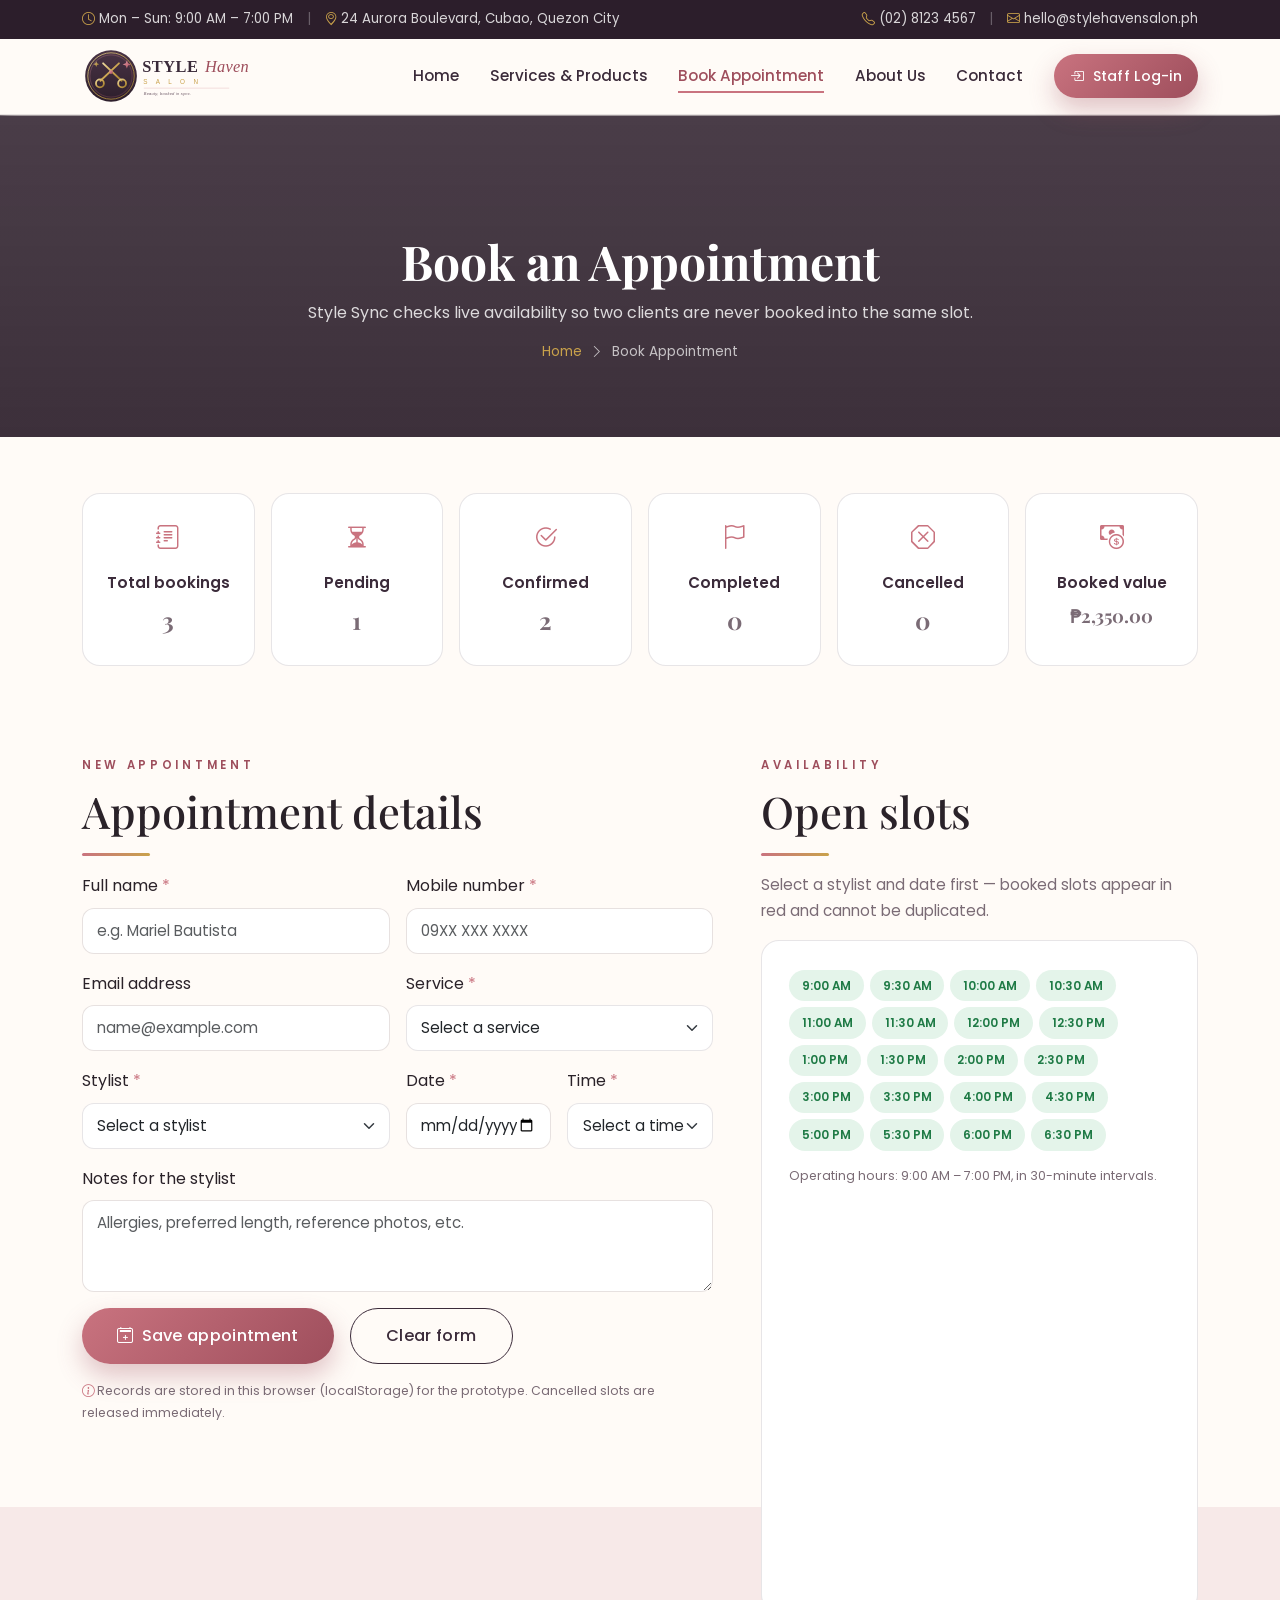
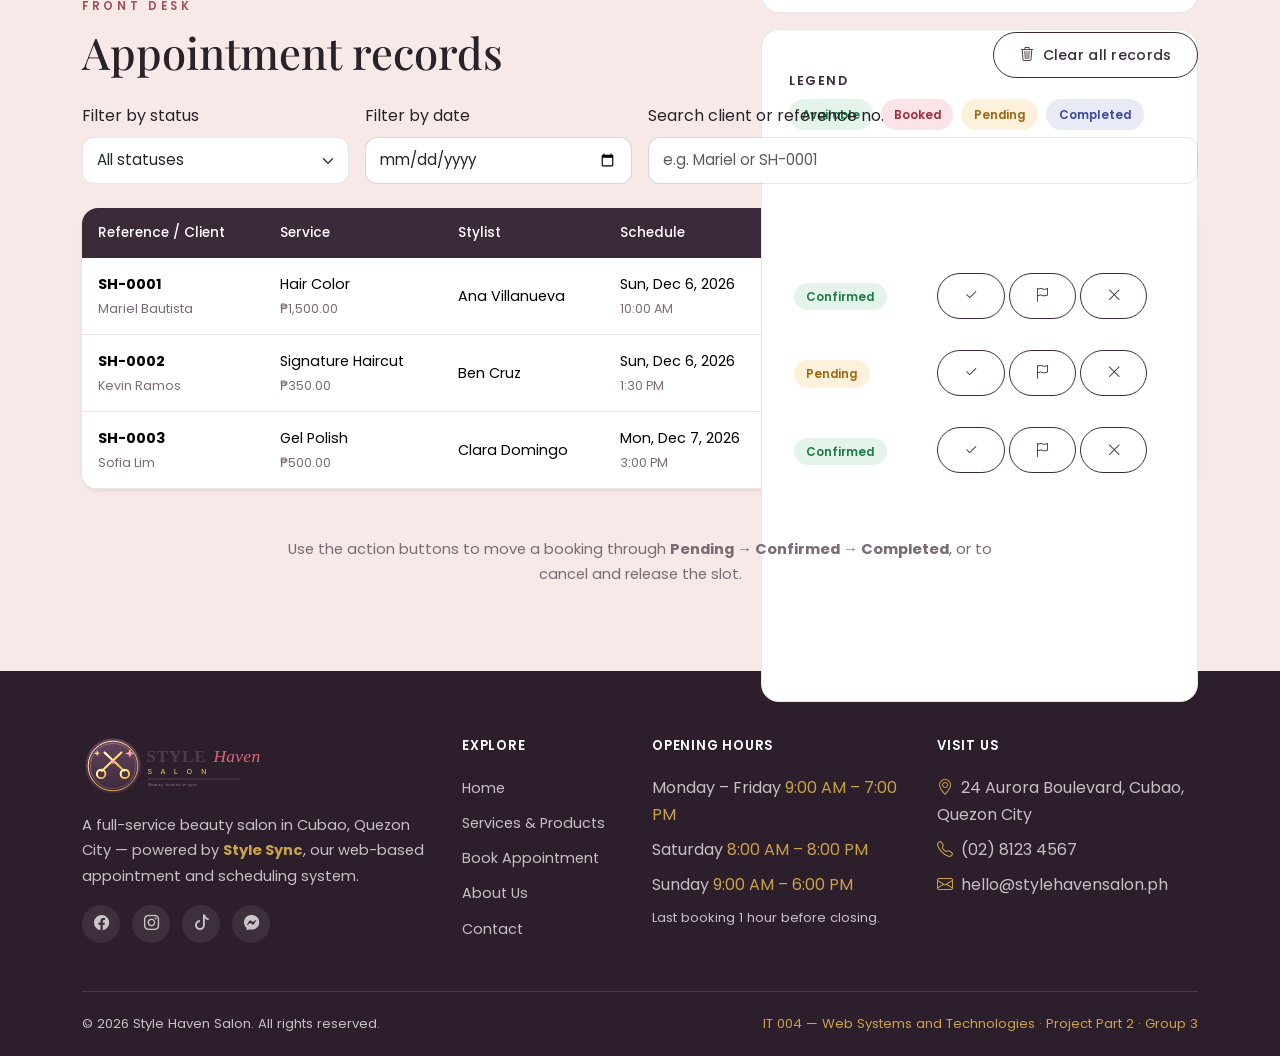
<file: appointments.html>
<!DOCTYPE html>
<html lang="en">
<head>
  <meta charset="utf-8">
  <meta name="viewport" content="width=device-width, initial-scale=1">
  <meta name="description" content="Book and manage appointments at Style Haven Salon with Style Sync — real-time slot availability and conflict-free scheduling.">
  <meta name="author" content="Group 3 — IT 004 Web Systems and Technologies">
  <title>Book an Appointment | Style Sync — Style Haven Salon</title>
  <link rel="icon" type="image/png" href="assets/favicon.png">
  <link rel="preconnect" href="https://fonts.googleapis.com">
  <link rel="preconnect" href="https://fonts.gstatic.com" crossorigin>
  <link href="https://fonts.googleapis.com/css2?family=Playfair+Display:ital,wght@0,400;0,600;0,700;1,400&family=Poppins:wght@300;400;500;600&display=swap" rel="stylesheet">
  <link href="https://cdn.jsdelivr.net/npm/bootstrap@5.3.3/dist/css/bootstrap.min.css" rel="stylesheet">
  <link href="https://cdn.jsdelivr.net/npm/bootstrap-icons@1.11.3/font/bootstrap-icons.min.css" rel="stylesheet">
  <link href="css/style.css" rel="stylesheet">
</head>
<body>

  <div class="topbar d-none d-lg-block">
    <div class="container d-flex justify-content-between align-items-center">
      <div><i class="bi bi-clock text-gold"></i> Mon – Sun: 9:00 AM – 7:00 PM <span class="sep">|</span> <i class="bi bi-geo-alt text-gold"></i> 24 Aurora Boulevard, Cubao, Quezon City</div>
      <div><i class="bi bi-telephone text-gold"></i> (02) 8123 4567 <span class="sep">|</span> <a href="mailto:hello@stylehavensalon.ph"><i class="bi bi-envelope text-gold"></i> hello@stylehavensalon.ph</a></div>
    </div>
  </div>

  <nav class="navbar navbar-expand-lg navbar-sh sticky-top">
    <div class="container">
      <a class="navbar-brand d-flex align-items-center" href="index.html"><img src="assets/logo.svg" alt="Style Haven Salon logo" class="brand-logo"></a>
      <button class="navbar-toggler" type="button" data-bs-toggle="collapse" data-bs-target="#mainNav" aria-label="Toggle navigation"><i class="bi bi-list"></i></button>
      <div class="collapse navbar-collapse" id="mainNav">
        <ul class="navbar-nav ms-auto align-items-lg-center">
          <li class="nav-item"><a class="nav-link" href="index.html">Home</a></li>
          <li class="nav-item"><a class="nav-link" href="services.html">Services &amp; Products</a></li>
          <li class="nav-item"><a class="nav-link" href="appointments.html">Book Appointment</a></li>
          <li class="nav-item"><a class="nav-link" href="about.html">About Us</a></li>
          <li class="nav-item"><a class="nav-link" href="contact.html">Contact</a></li>
          <li class="nav-item ms-lg-3 mt-2 mt-lg-0"><a class="btn btn-rose btn-sm px-3" href="login.html"><i class="bi bi-box-arrow-in-right me-1"></i> Staff Log-in</a></li>
        </ul>
      </div>
    </div>
  </nav>

  <header class="page-header">
    <div class="container">
      <h1>Book an Appointment</h1>
      <p>Style Sync checks live availability so two clients are never booked into the same slot.</p>
      <div class="breadcrumb-sh"><a href="index.html">Home</a> <i class="bi bi-chevron-right mx-1"></i> Book Appointment</div>
    </div>
  </header>

  <!-- ============================== STATS =============================== -->
  <div class="section-sm pb-0">
    <div class="container">
      <div class="row g-3">
        <div class="col-6 col-lg-2"><div class="info-tile text-center"><i class="bi bi-journal-text"></i><div class="info-tile-title">Total bookings</div><p class="price-tag" style="font-size:1.5rem" data-stat="total">0</p></div></div>
        <div class="col-6 col-lg-2"><div class="info-tile text-center"><i class="bi bi-hourglass-split"></i><div class="info-tile-title">Pending</div><p class="price-tag" style="font-size:1.5rem" data-stat="Pending">0</p></div></div>
        <div class="col-6 col-lg-2"><div class="info-tile text-center"><i class="bi bi-check2-circle"></i><div class="info-tile-title">Confirmed</div><p class="price-tag" style="font-size:1.5rem" data-stat="Confirmed">0</p></div></div>
        <div class="col-6 col-lg-2"><div class="info-tile text-center"><i class="bi bi-flag"></i><div class="info-tile-title">Completed</div><p class="price-tag" style="font-size:1.5rem" data-stat="Completed">0</p></div></div>
        <div class="col-6 col-lg-2"><div class="info-tile text-center"><i class="bi bi-x-octagon"></i><div class="info-tile-title">Cancelled</div><p class="price-tag" style="font-size:1.5rem" data-stat="Cancelled">0</p></div></div>
        <div class="col-6 col-lg-2"><div class="info-tile text-center"><i class="bi bi-cash-coin"></i><div class="info-tile-title">Booked value</div><p class="price-tag" style="font-size:1.15rem" data-stat="revenue">₱0.00</p></div></div>
      </div>
    </div>
  </div>

  <!-- ============================ BOOKING FORM ========================== -->
  <section class="section">
    <div class="container">
      <div class="row g-5">
        <div class="col-lg-7 reveal">
          <span class="section-kicker">New appointment</span>
          <h2 class="section-title h3">Appointment details</h2>
          <div class="divider-rose start"></div>

          <div id="apptAlert" class="alert d-none mt-3" role="alert"></div>

          <form id="appointmentForm" class="needs-validation mt-3" novalidate>
            <div class="row g-3">
              <div class="col-md-6">
                <label class="form-label" for="apptName">Full name <span class="text-rose">*</span></label>
                <input type="text" class="form-control" id="apptName" placeholder="e.g. Mariel Bautista" required>
                <div class="invalid-feedback">Please enter the client's full name.</div>
              </div>
              <div class="col-md-6">
                <label class="form-label" for="apptContact">Mobile number <span class="text-rose">*</span></label>
                <input type="tel" class="form-control" id="apptContact" placeholder="09XX XXX XXXX"
                       pattern="[0-9+\s\-()]{7,20}" required>
                <div class="invalid-feedback">Enter a valid contact number.</div>
              </div>
              <div class="col-md-6">
                <label class="form-label" for="apptEmail">Email address</label>
                <input type="email" class="form-control" id="apptEmail" placeholder="name@example.com">
                <div class="invalid-feedback">Enter a valid email address.</div>
              </div>
              <div class="col-md-6">
                <label class="form-label" for="apptService">Service <span class="text-rose">*</span></label>
                <select class="form-select" id="apptService" required>
                  <option value="">Select a service</option>
                </select>
                <div class="invalid-feedback">Please choose a service.</div>
              </div>
              <div class="col-md-6">
                <label class="form-label" for="apptStylist">Stylist <span class="text-rose">*</span></label>
                <select class="form-select" id="apptStylist" required>
                  <option value="">Select a stylist</option>
                </select>
                <div class="invalid-feedback">Please choose a stylist.</div>
              </div>
              <div class="col-md-3">
                <label class="form-label" for="apptDate">Date <span class="text-rose">*</span></label>
                <input type="date" class="form-control" id="apptDate" required>
                <div class="invalid-feedback">Pick a date.</div>
              </div>
              <div class="col-md-3">
                <label class="form-label" for="apptTime">Time <span class="text-rose">*</span></label>
                <select class="form-select" id="apptTime" required>
                  <option value="">Select a time</option>
                </select>
                <div class="invalid-feedback">Pick a time.</div>
              </div>
              <div class="col-12">
                <label class="form-label" for="apptNotes">Notes for the stylist</label>
                <textarea class="form-control" id="apptNotes" rows="3" placeholder="Allergies, preferred length, reference photos, etc."></textarea>
              </div>
              <div class="col-12 d-flex flex-wrap gap-3">
                <button type="submit" class="btn btn-rose btn-lg-sh"><i class="bi bi-calendar2-plus me-2"></i>Save appointment</button>
                <button type="reset" class="btn btn-outline-plum btn-lg-sh">Clear form</button>
              </div>
              <div class="col-12">
                <p class="form-note mb-0">
                  <i class="bi bi-info-circle text-rose"></i>
                  Records are stored in this browser (localStorage) for the prototype. Cancelled slots are released immediately.
                </p>
              </div>
            </div>
          </form>
        </div>

        <div class="col-lg-5 reveal">
          <span class="section-kicker">Availability</span>
          <h2 class="section-title h3">Open slots</h2>
          <div class="divider-rose start"></div>
          <p class="lead-sh mt-3" style="font-size:0.95rem;">
            Select a stylist and date first — booked slots appear in red and cannot be duplicated.
          </p>
          <div class="menu-panel mt-3">
            <div id="slotsPanel" class="mb-2">
              <span class="badge-soft badge-confirmed">9:00 AM</span>
            </div>
            <p class="form-note mb-0">
              Operating hours: 9:00 AM – 7:00 PM, in 30-minute intervals.
            </p>
          </div>

          <div class="menu-panel mt-3">
            <div class="info-tile-title text-uppercase" style="font-size:0.78rem;letter-spacing:0.12em;">Legend</div>
            <div class="d-flex flex-wrap gap-2 mt-2">
              <span class="badge-soft badge-confirmed">Available</span>
              <span class="badge-soft badge-cancelled">Booked</span>
              <span class="badge-soft badge-pending">Pending</span>
              <span class="badge-soft badge-done">Completed</span>
            </div>
          </div>
        </div>
      </div>
    </div>
  </section>

  <!-- ========================= APPOINTMENT LIST ========================= -->
  <section class="section bg-blush" id="records">
    <div class="container">
      <div class="d-flex flex-wrap justify-content-between align-items-end gap-3 mb-4">
        <div>
          <span class="section-kicker">Front desk</span>
          <h2 class="section-title h3 mb-0">Appointment records</h2>
        </div>
        <button class="btn btn-outline-plum btn-sm" id="clearAllBtn"><i class="bi bi-trash3 me-1"></i> Clear all records</button>
      </div>

      <div class="row g-3 mb-4">
        <div class="col-md-3">
          <label class="form-label" for="filterStatus">Filter by status</label>
          <select class="form-select" id="filterStatus">
            <option value="all">All statuses</option>
            <option value="Pending">Pending</option>
            <option value="Confirmed">Confirmed</option>
            <option value="Completed">Completed</option>
            <option value="Cancelled">Cancelled</option>
          </select>
        </div>
        <div class="col-md-3">
          <label class="form-label" for="filterDate">Filter by date</label>
          <input type="date" class="form-control" id="filterDate">
        </div>
        <div class="col-md-6">
          <label class="form-label" for="filterSearch">Search client or reference no.</label>
          <input type="search" class="form-control" id="filterSearch" placeholder="e.g. Mariel or SH-0001">
        </div>
      </div>

      <div class="table-responsive bg-white rounded-4 shadow-sm">
        <table class="table table-sh align-middle mb-0">
          <thead>
            <tr>
              <th>Reference / Client</th>
              <th>Service</th>
              <th>Stylist</th>
              <th>Schedule</th>
              <th>Status</th>
              <th>Actions</th>
            </tr>
          </thead>
          <tbody id="appointmentsBody"></tbody>
        </table>
      </div>
      <p id="appointmentsEmpty" class="text-center text-muted-sh mt-4 d-none">
        <i class="bi bi-inbox me-1"></i> No appointments match your filters yet.
      </p>

      <div class="row mt-5">
        <div class="col-lg-8 mx-auto text-center">
          <p class="lead-sh mb-0" style="font-size:0.92rem;">
            Use the action buttons to move a booking through <strong>Pending → Confirmed → Completed</strong>,
            or to cancel and release the slot.
          </p>
        </div>
      </div>
    </div>
  </section>

  <footer class="footer" id="footer">
    <div class="container">
      <div class="row g-4">
        <div class="col-lg-4">
          <img src="assets/logo.svg" alt="Style Haven Salon" class="brand-logo mb-3">
          <p style="font-size:0.92rem;">A full-service beauty salon in Cubao, Quezon City — powered by <strong class="text-gold">Style Sync</strong>, our web-based appointment and scheduling system.</p>
          <div class="social mt-3">
            <a href="#" aria-label="Facebook"><i class="bi bi-facebook"></i></a>
            <a href="#" aria-label="Instagram"><i class="bi bi-instagram"></i></a>
            <a href="#" aria-label="TikTok"><i class="bi bi-tiktok"></i></a>
            <a href="#" aria-label="Messenger"><i class="bi bi-messenger"></i></a>
          </div>
        </div>
        <div class="col-6 col-lg-2">
          <div class="footer-title">Explore</div>
          <ul>
            <li><a href="index.html">Home</a></li>
            <li><a href="services.html">Services &amp; Products</a></li>
            <li><a href="appointments.html">Book Appointment</a></li>
            <li><a href="about.html">About Us</a></li>
            <li><a href="contact.html">Contact</a></li>
          </ul>
        </div>
        <div class="col-6 col-lg-3">
          <div class="footer-title">Opening hours</div>
          <ul>
            <li>Monday – Friday <span class="text-gold">9:00 AM – 7:00 PM</span></li>
            <li>Saturday <span class="text-gold">8:00 AM – 8:00 PM</span></li>
            <li>Sunday <span class="text-gold">9:00 AM – 6:00 PM</span></li>
            <li class="mt-2" style="font-size:0.82rem;">Last booking 1 hour before closing.</li>
          </ul>
        </div>
        <div class="col-lg-3">
          <div class="footer-title">Visit us</div>
          <ul>
            <li><i class="bi bi-geo-alt text-gold me-2"></i>24 Aurora Boulevard, Cubao, Quezon City</li>
            <li><i class="bi bi-telephone text-gold me-2"></i>(02) 8123 4567</li>
            <li><i class="bi bi-envelope text-gold me-2"></i>hello@stylehavensalon.ph</li>
          </ul>
        </div>
      </div>
      <div class="footer-bottom d-flex flex-column flex-md-row justify-content-between align-items-center gap-2">
        <span>&copy; <span class="js-year">2026</span> Style Haven Salon. All rights reserved.</span>
        <span class="team-tag">IT 004 — Web Systems and Technologies · Project Part 2 · Group 3</span>
      </div>
    </div>
  </footer>

  <button class="to-top" type="button" aria-label="Back to top"><i class="bi bi-arrow-up"></i></button>

  <script src="https://code.jquery.com/jquery-3.7.1.min.js"></script>
  <script src="https://cdn.jsdelivr.net/npm/bootstrap@5.3.3/dist/js/bootstrap.bundle.min.js"></script>
  <script src="js/booking.js"></script>
  <script src="js/main.js"></script>
</body>
</html>
</file>
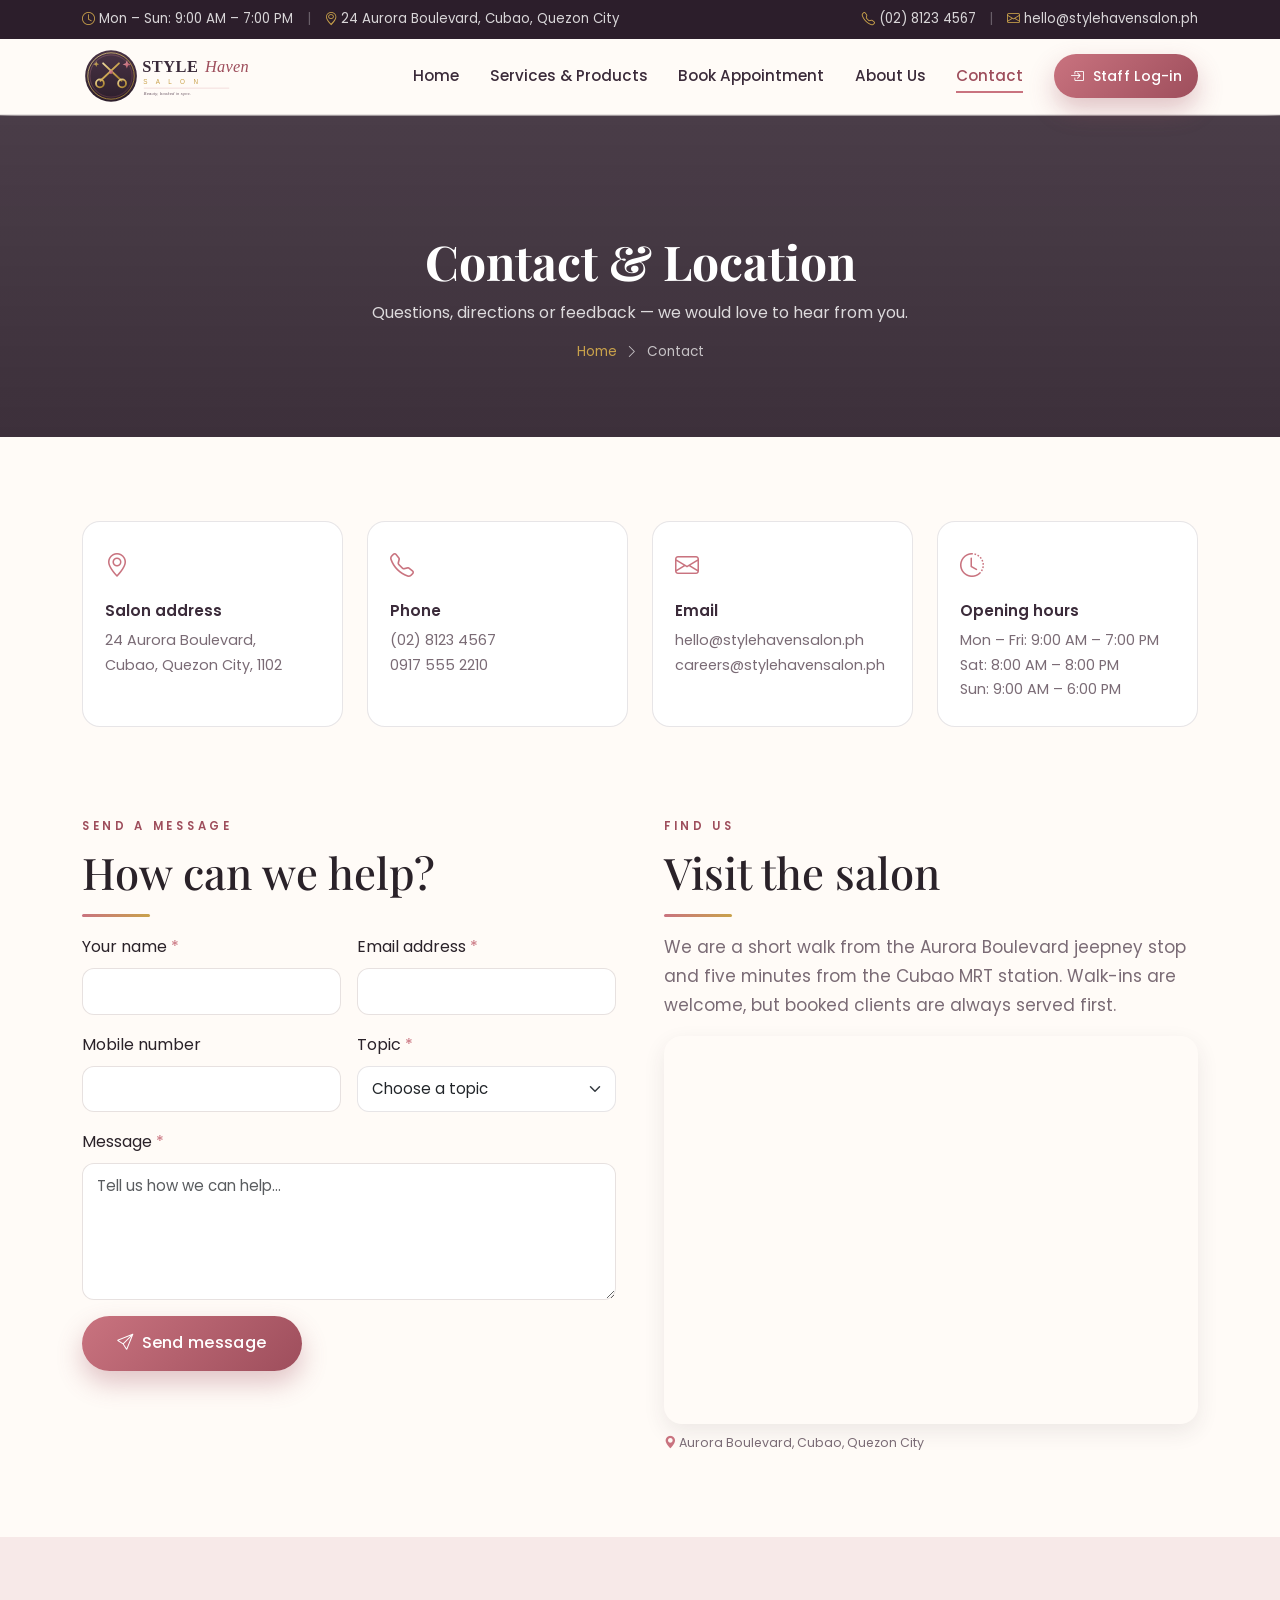
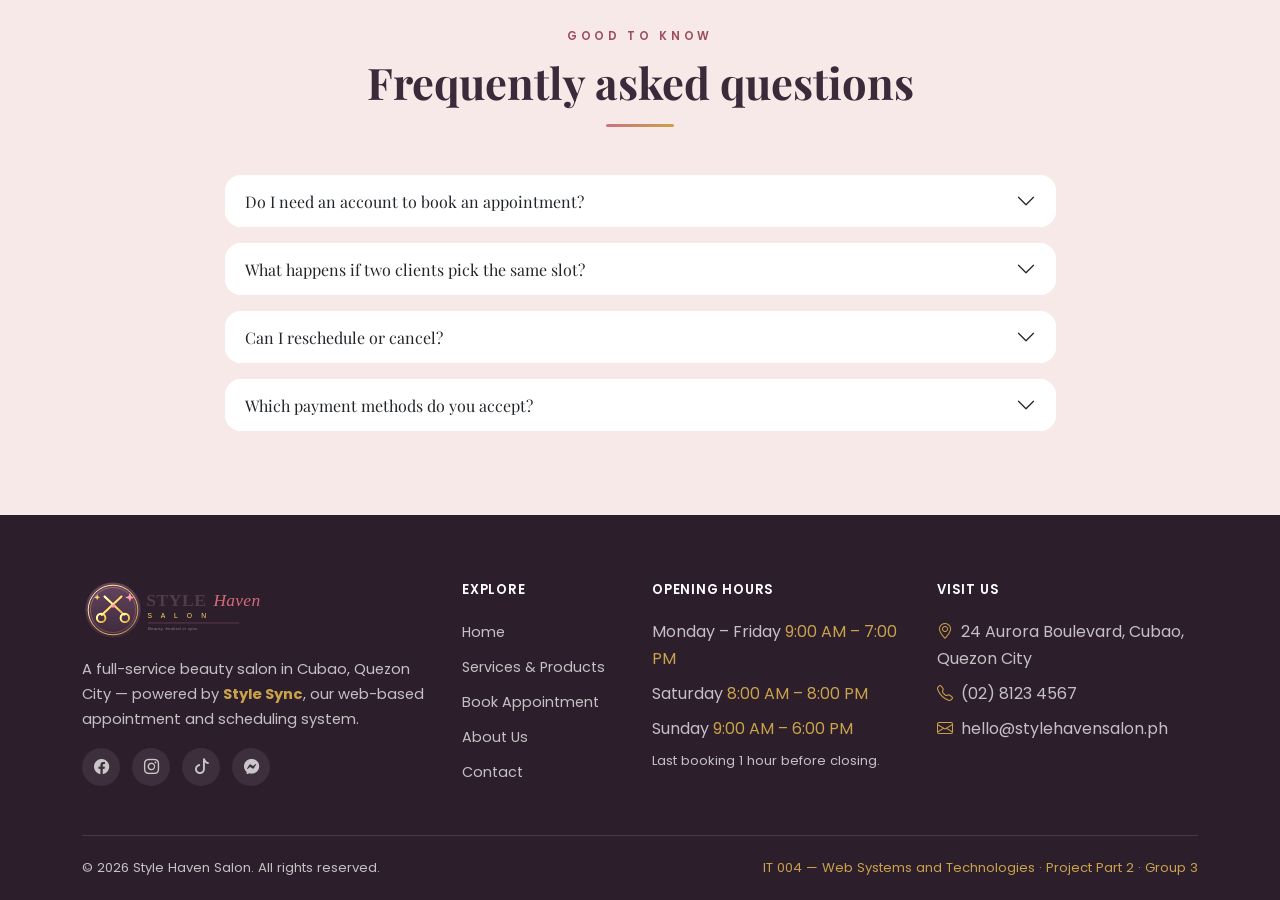
<file: contact.html>
<!DOCTYPE html>
<html lang="en">
<head>
  <meta charset="utf-8">
  <meta name="viewport" content="width=device-width, initial-scale=1">
  <meta name="description" content="Visit or contact Style Haven Salon in Cubao, Quezon City — address, phone, email, opening hours and directions.">
  <meta name="author" content="Group 3 — IT 004 Web Systems and Technologies">
  <title>Contact Us | Style Haven Salon</title>
  <link rel="icon" type="image/png" href="assets/favicon.png">
  <link rel="preconnect" href="https://fonts.googleapis.com">
  <link rel="preconnect" href="https://fonts.gstatic.com" crossorigin>
  <link href="https://fonts.googleapis.com/css2?family=Playfair+Display:ital,wght@0,400;0,600;0,700;1,400&family=Poppins:wght@300;400;500;600&display=swap" rel="stylesheet">
  <link href="https://cdn.jsdelivr.net/npm/bootstrap@5.3.3/dist/css/bootstrap.min.css" rel="stylesheet">
  <link href="https://cdn.jsdelivr.net/npm/bootstrap-icons@1.11.3/font/bootstrap-icons.min.css" rel="stylesheet">
  <link href="css/style.css" rel="stylesheet">
</head>
<body>

  <div class="topbar d-none d-lg-block">
    <div class="container d-flex justify-content-between align-items-center">
      <div><i class="bi bi-clock text-gold"></i> Mon – Sun: 9:00 AM – 7:00 PM <span class="sep">|</span> <i class="bi bi-geo-alt text-gold"></i> 24 Aurora Boulevard, Cubao, Quezon City</div>
      <div><i class="bi bi-telephone text-gold"></i> (02) 8123 4567 <span class="sep">|</span> <a href="mailto:hello@stylehavensalon.ph"><i class="bi bi-envelope text-gold"></i> hello@stylehavensalon.ph</a></div>
    </div>
  </div>

  <nav class="navbar navbar-expand-lg navbar-sh sticky-top">
    <div class="container">
      <a class="navbar-brand d-flex align-items-center" href="index.html"><img src="assets/logo.svg" alt="Style Haven Salon logo" class="brand-logo"></a>
      <button class="navbar-toggler" type="button" data-bs-toggle="collapse" data-bs-target="#mainNav" aria-label="Toggle navigation"><i class="bi bi-list"></i></button>
      <div class="collapse navbar-collapse" id="mainNav">
        <ul class="navbar-nav ms-auto align-items-lg-center">
          <li class="nav-item"><a class="nav-link" href="index.html">Home</a></li>
          <li class="nav-item"><a class="nav-link" href="services.html">Services &amp; Products</a></li>
          <li class="nav-item"><a class="nav-link" href="appointments.html">Book Appointment</a></li>
          <li class="nav-item"><a class="nav-link" href="about.html">About Us</a></li>
          <li class="nav-item"><a class="nav-link" href="contact.html">Contact</a></li>
          <li class="nav-item ms-lg-3 mt-2 mt-lg-0"><a class="btn btn-rose btn-sm px-3" href="login.html"><i class="bi bi-box-arrow-in-right me-1"></i> Staff Log-in</a></li>
        </ul>
      </div>
    </div>
  </nav>

  <header class="page-header">
    <div class="container">
      <h1>Contact &amp; Location</h1>
      <p>Questions, directions or feedback — we would love to hear from you.</p>
      <div class="breadcrumb-sh"><a href="index.html">Home</a> <i class="bi bi-chevron-right mx-1"></i> Contact</div>
    </div>
  </header>

  <!-- =========================== CONTACT TILES ========================== -->
  <div class="section">
    <div class="container">
      <div class="row g-4">
        <div class="col-sm-6 col-lg-3 reveal"><div class="info-tile"><i class="bi bi-geo-alt"></i><div class="info-tile-title">Salon address</div><p>24 Aurora Boulevard,<br>Cubao, Quezon City, 1102</p></div></div>
        <div class="col-sm-6 col-lg-3 reveal"><div class="info-tile"><i class="bi bi-telephone"></i><div class="info-tile-title">Phone</div><p><a href="tel:+63281234567">(02) 8123 4567</a><br><a href="tel:+639175552210">0917 555 2210</a></p></div></div>
        <div class="col-sm-6 col-lg-3 reveal"><div class="info-tile"><i class="bi bi-envelope"></i><div class="info-tile-title">Email</div><p><a href="mailto:hello@stylehavensalon.ph">hello@stylehavensalon.ph</a><br><a href="mailto:careers@stylehavensalon.ph">careers@stylehavensalon.ph</a></p></div></div>
        <div class="col-sm-6 col-lg-3 reveal"><div class="info-tile"><i class="bi bi-clock-history"></i><div class="info-tile-title">Opening hours</div><p>Mon – Fri: 9:00 AM – 7:00 PM<br>Sat: 8:00 AM – 8:00 PM<br>Sun: 9:00 AM – 6:00 PM</p></div></div>
      </div>
    </div>
  </div>

  <!-- ============================ FORM + MAP ============================ -->
  <section class="section pt-0">
    <div class="container">
      <div class="row g-5">
        <div class="col-lg-6 reveal">
          <span class="section-kicker">Send a message</span>
          <h2 class="section-title h3">How can we help?</h2>
          <div class="divider-rose start"></div>

          <div class="alert alert-success d-none js-form-success mt-3" role="alert">
            <i class="bi bi-check-circle me-2"></i>Thank you! Your message has been recorded. Our front desk will reply within one business day.
          </div>

          <form class="needs-validation mt-3" novalidate>
            <div class="row g-3">
              <div class="col-md-6">
                <label class="form-label" for="cName">Your name <span class="text-rose">*</span></label>
                <input type="text" class="form-control" id="cName" required>
                <div class="invalid-feedback">Please tell us your name.</div>
              </div>
              <div class="col-md-6">
                <label class="form-label" for="cEmail">Email address <span class="text-rose">*</span></label>
                <input type="email" class="form-control" id="cEmail" required>
                <div class="invalid-feedback">Please enter a valid email.</div>
              </div>
              <div class="col-md-6">
                <label class="form-label" for="cPhone">Mobile number</label>
                <input type="tel" class="form-control" id="cPhone" pattern="[0-9+\s\-()]{7,20}">
                <div class="invalid-feedback">Enter a valid contact number.</div>
              </div>
              <div class="col-md-6">
                <label class="form-label" for="cTopic">Topic <span class="text-rose">*</span></label>
                <select class="form-select" id="cTopic" required>
                  <option value="">Choose a topic</option>
                  <option>Appointment concern</option>
                  <option>Service inquiry</option>
                  <option>Product availability</option>
                  <option>Feedback or complaint</option>
                  <option>Careers</option>
                </select>
                <div class="invalid-feedback">Please choose a topic.</div>
              </div>
              <div class="col-12">
                <label class="form-label" for="cMessage">Message <span class="text-rose">*</span></label>
                <textarea class="form-control" id="cMessage" rows="5" required placeholder="Tell us how we can help…"></textarea>
                <div class="invalid-feedback">Please write a short message.</div>
              </div>
              <div class="col-12">
                <button type="submit" class="btn btn-rose btn-lg-sh"><i class="bi bi-send me-2"></i>Send message</button>
              </div>
            </div>
          </form>
        </div>

        <div class="col-lg-6 reveal">
          <span class="section-kicker">Find us</span>
          <h2 class="section-title h3">Visit the salon</h2>
          <div class="divider-rose start"></div>
          <p class="lead-sh mt-3">
            We are a short walk from the Aurora Boulevard jeepney stop and five minutes from the Cubao MRT station.
            Walk-ins are welcome, but booked clients are always served first.
          </p>
          <div class="ratio-sh">
            <iframe title="Map of Style Haven Salon"
                    src="https://www.openstreetmap.org/export/embed.html?bbox=121.0360%2C14.6190%2C121.0560%2C14.6320&amp;layer=mapnik"
                    style="width:100%;height:380px;border:0;"></iframe>
          </div>
          <p class="form-note mt-2 mb-0"><i class="bi bi-geo-alt-fill text-rose"></i> Aurora Boulevard, Cubao, Quezon City</p>
        </div>
      </div>
    </div>
  </section>

  <!-- ================================ FAQ =============================== -->
  <section class="section bg-blush" id="faq">
    <div class="container">
      <div class="text-center mb-5 reveal">
        <span class="section-kicker">Good to know</span>
        <h2 class="section-title">Frequently asked questions</h2>
        <div class="divider-rose"></div>
      </div>
      <div class="row justify-content-center">
        <div class="col-lg-9 reveal">
          <div class="accordion" id="faqAccordion">
            <div class="accordion-item mb-3 border-0 rounded-4 overflow-hidden">
              <h2 class="accordion-header">
                <button class="accordion-button collapsed" type="button" data-bs-toggle="collapse" data-bs-target="#faq1">
                  Do I need an account to book an appointment?
                </button>
              </h2>
              <div id="faq1" class="accordion-collapse collapse" data-bs-parent="#faqAccordion">
                <div class="accordion-body">No. Just choose a service, date and stylist on the booking page. Style Sync issues a reference number you can give at the counter.</div>
              </div>
            </div>
            <div class="accordion-item mb-3 border-0 rounded-4 overflow-hidden">
              <h2 class="accordion-header">
                <button class="accordion-button collapsed" type="button" data-bs-toggle="collapse" data-bs-target="#faq2">
                  What happens if two clients pick the same slot?
                </button>
              </h2>
              <div id="faq2" class="accordion-collapse collapse" data-bs-parent="#faqAccordion">
                <div class="accordion-body">The system blocks it. Style Sync checks the chosen stylist's schedule for the same date and time and asks you to select a different slot.</div>
              </div>
            </div>
            <div class="accordion-item mb-3 border-0 rounded-4 overflow-hidden">
              <h2 class="accordion-header">
                <button class="accordion-button collapsed" type="button" data-bs-toggle="collapse" data-bs-target="#faq3">
                  Can I reschedule or cancel?
                </button>
              </h2>
              <div id="faq3" class="accordion-collapse collapse" data-bs-parent="#faqAccordion">
                <div class="accordion-body">Yes. Call the salon at (02) 8123 4567 at least four hours before your slot, or ask the front desk to update the record — cancelled slots are released immediately.</div>
              </div>
            </div>
            <div class="accordion-item border-0 rounded-4 overflow-hidden">
              <h2 class="accordion-header">
                <button class="accordion-button collapsed" type="button" data-bs-toggle="collapse" data-bs-target="#faq4">
                  Which payment methods do you accept?
                </button>
              </h2>
              <div id="faq4" class="accordion-collapse collapse" data-bs-parent="#faqAccordion">
                <div class="accordion-body">Cash, major debit and credit cards, and GCash. Payment is settled at the salon after your service; online booking itself is free.</div>
              </div>
            </div>
          </div>
        </div>
      </div>
    </div>
  </section>

  <footer class="footer" id="footer">
    <div class="container">
      <div class="row g-4">
        <div class="col-lg-4">
          <img src="assets/logo.svg" alt="Style Haven Salon" class="brand-logo mb-3">
          <p style="font-size:0.92rem;">A full-service beauty salon in Cubao, Quezon City — powered by <strong class="text-gold">Style Sync</strong>, our web-based appointment and scheduling system.</p>
          <div class="social mt-3">
            <a href="#" aria-label="Facebook"><i class="bi bi-facebook"></i></a>
            <a href="#" aria-label="Instagram"><i class="bi bi-instagram"></i></a>
            <a href="#" aria-label="TikTok"><i class="bi bi-tiktok"></i></a>
            <a href="#" aria-label="Messenger"><i class="bi bi-messenger"></i></a>
          </div>
        </div>
        <div class="col-6 col-lg-2">
          <div class="footer-title">Explore</div>
          <ul>
            <li><a href="index.html">Home</a></li>
            <li><a href="services.html">Services &amp; Products</a></li>
            <li><a href="appointments.html">Book Appointment</a></li>
            <li><a href="about.html">About Us</a></li>
            <li><a href="contact.html">Contact</a></li>
          </ul>
        </div>
        <div class="col-6 col-lg-3">
          <div class="footer-title">Opening hours</div>
          <ul>
            <li>Monday – Friday <span class="text-gold">9:00 AM – 7:00 PM</span></li>
            <li>Saturday <span class="text-gold">8:00 AM – 8:00 PM</span></li>
            <li>Sunday <span class="text-gold">9:00 AM – 6:00 PM</span></li>
            <li class="mt-2" style="font-size:0.82rem;">Last booking 1 hour before closing.</li>
          </ul>
        </div>
        <div class="col-lg-3">
          <div class="footer-title">Visit us</div>
          <ul>
            <li><i class="bi bi-geo-alt text-gold me-2"></i>24 Aurora Boulevard, Cubao, Quezon City</li>
            <li><i class="bi bi-telephone text-gold me-2"></i>(02) 8123 4567</li>
            <li><i class="bi bi-envelope text-gold me-2"></i>hello@stylehavensalon.ph</li>
          </ul>
        </div>
      </div>
      <div class="footer-bottom d-flex flex-column flex-md-row justify-content-between align-items-center gap-2">
        <span>&copy; <span class="js-year">2026</span> Style Haven Salon. All rights reserved.</span>
        <span class="team-tag">IT 004 — Web Systems and Technologies · Project Part 2 · Group 3</span>
      </div>
    </div>
  </footer>

  <button class="to-top" type="button" aria-label="Back to top"><i class="bi bi-arrow-up"></i></button>

  <script src="https://code.jquery.com/jquery-3.7.1.min.js"></script>
  <script src="https://cdn.jsdelivr.net/npm/bootstrap@5.3.3/dist/js/bootstrap.bundle.min.js"></script>
  <script src="js/booking.js"></script>
  <script src="js/main.js"></script>
</body>
</html>
</file>
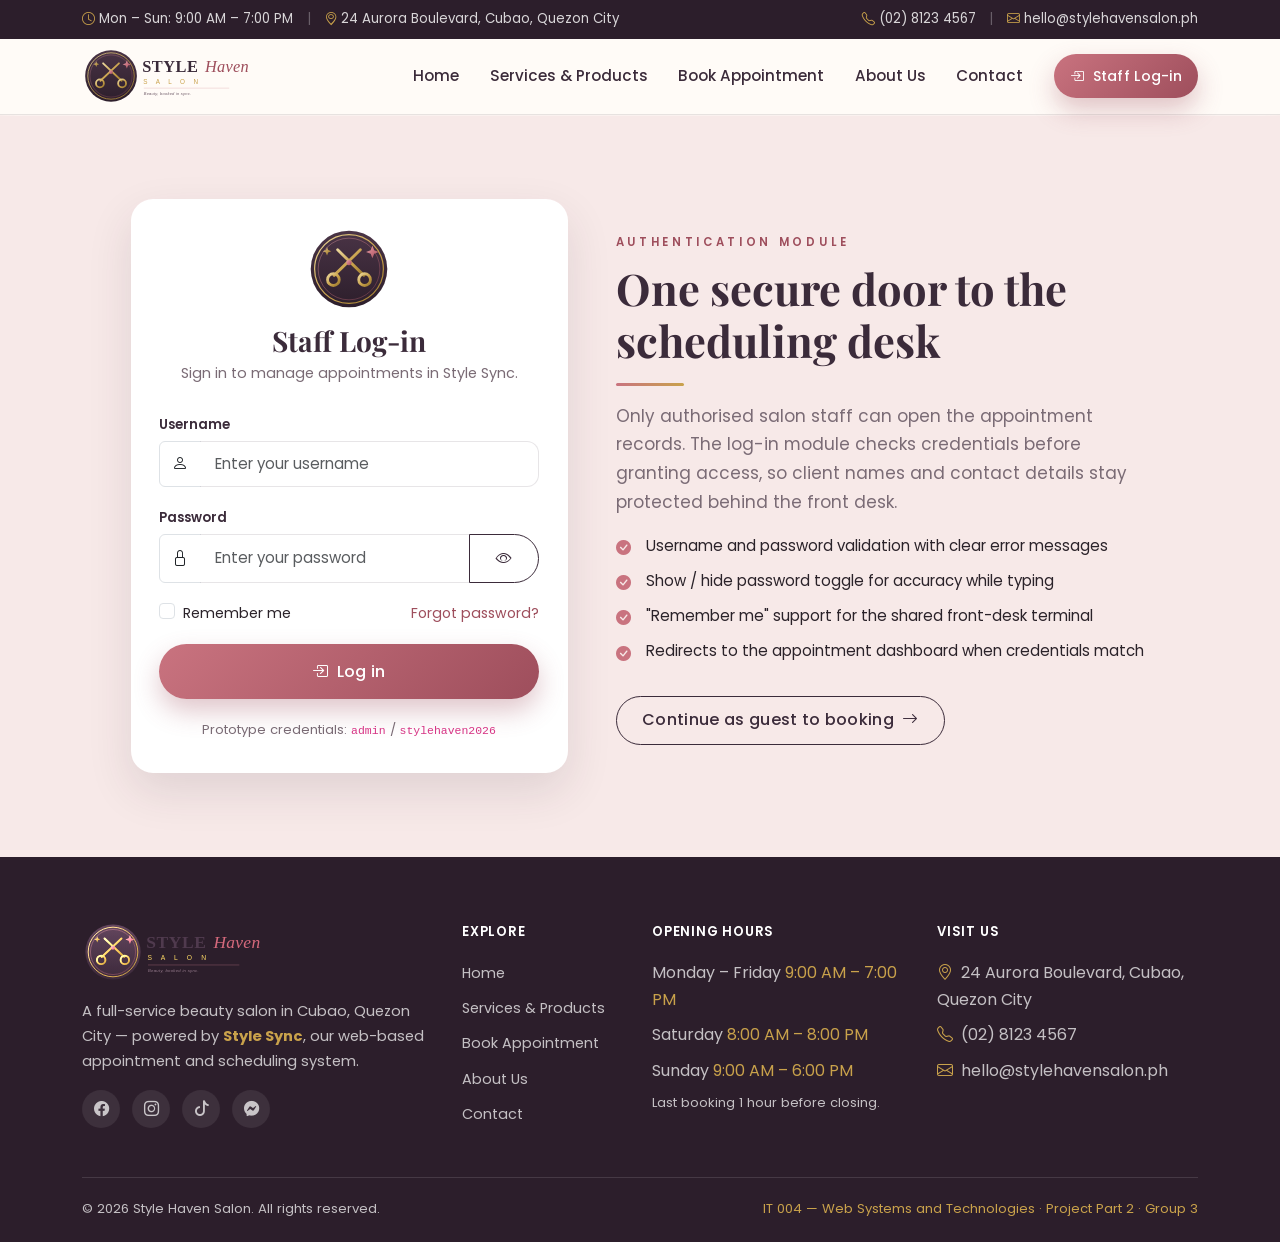
<file: login.html>
<!DOCTYPE html>
<html lang="en">
<head>
  <meta charset="utf-8">
  <meta name="viewport" content="width=device-width, initial-scale=1">
  <meta name="description" content="Staff log-in for Style Sync — the appointment and scheduling system of Style Haven Salon.">
  <meta name="author" content="Group 3 — IT 004 Web Systems and Technologies">
  <title>Staff Log-in | Style Sync — Style Haven Salon</title>
  <link rel="icon" type="image/png" href="assets/favicon.png">
  <link rel="preconnect" href="https://fonts.googleapis.com">
  <link rel="preconnect" href="https://fonts.gstatic.com" crossorigin>
  <link href="https://fonts.googleapis.com/css2?family=Playfair+Display:ital,wght@0,400;0,600;0,700;1,400&family=Poppins:wght@300;400;500;600&display=swap" rel="stylesheet">
  <link href="https://cdn.jsdelivr.net/npm/bootstrap@5.3.3/dist/css/bootstrap.min.css" rel="stylesheet">
  <link href="https://cdn.jsdelivr.net/npm/bootstrap-icons@1.11.3/font/bootstrap-icons.min.css" rel="stylesheet">
  <link href="css/style.css" rel="stylesheet">
</head>
<body>

  <div class="topbar d-none d-lg-block">
    <div class="container d-flex justify-content-between align-items-center">
      <div><i class="bi bi-clock text-gold"></i> Mon – Sun: 9:00 AM – 7:00 PM <span class="sep">|</span> <i class="bi bi-geo-alt text-gold"></i> 24 Aurora Boulevard, Cubao, Quezon City</div>
      <div><i class="bi bi-telephone text-gold"></i> (02) 8123 4567 <span class="sep">|</span> <a href="mailto:hello@stylehavensalon.ph"><i class="bi bi-envelope text-gold"></i> hello@stylehavensalon.ph</a></div>
    </div>
  </div>

  <nav class="navbar navbar-expand-lg navbar-sh sticky-top">
    <div class="container">
      <a class="navbar-brand d-flex align-items-center" href="index.html"><img src="assets/logo.svg" alt="Style Haven Salon logo" class="brand-logo"></a>
      <button class="navbar-toggler" type="button" data-bs-toggle="collapse" data-bs-target="#mainNav" aria-label="Toggle navigation"><i class="bi bi-list"></i></button>
      <div class="collapse navbar-collapse" id="mainNav">
        <ul class="navbar-nav ms-auto align-items-lg-center">
          <li class="nav-item"><a class="nav-link" href="index.html">Home</a></li>
          <li class="nav-item"><a class="nav-link" href="services.html">Services &amp; Products</a></li>
          <li class="nav-item"><a class="nav-link" href="appointments.html">Book Appointment</a></li>
          <li class="nav-item"><a class="nav-link" href="about.html">About Us</a></li>
          <li class="nav-item"><a class="nav-link" href="contact.html">Contact</a></li>
          <li class="nav-item ms-lg-3 mt-2 mt-lg-0"><a class="btn btn-rose btn-sm px-3" href="login.html"><i class="bi bi-box-arrow-in-right me-1"></i> Staff Log-in</a></li>
        </ul>
      </div>
    </div>
  </nav>

  <section class="section bg-blush">
    <div class="container">
      <div class="row justify-content-center g-5 align-items-center">
        <div class="col-lg-5">
          <div class="booking-card">
            <div class="text-center mb-4">
              <img src="assets/logo-mark.svg" alt="Style Haven emblem" style="height:78px;">
              <h1 class="login-title mt-3 mb-1">Staff Log-in</h1>
              <p class="text-muted-sh mb-0" style="font-size:0.9rem;">Sign in to manage appointments in Style Sync.</p>
            </div>

            <div id="loginAlert" class="alert d-none" role="alert"></div>

            <form id="loginForm" class="needs-validation" novalidate>
              <div class="mb-3">
                <label class="form-label" for="loginUser">Username</label>
                <div class="input-group">
                  <span class="input-group-text bg-white"><i class="bi bi-person"></i></span>
                  <input type="text" class="form-control border-start-0" id="loginUser" placeholder="Enter your username" required>
                </div>
                <div class="invalid-feedback d-block"></div>
              </div>
              <div class="mb-3">
                <label class="form-label" for="loginPass">Password</label>
                <div class="input-group">
                  <span class="input-group-text bg-white"><i class="bi bi-lock"></i></span>
                  <input type="password" class="form-control border-start-0" id="loginPass" placeholder="Enter your password" required>
                  <button class="btn btn-outline-plum" type="button" id="togglePass" aria-label="Show or hide password"><i class="bi bi-eye"></i></button>
                </div>
              </div>
              <div class="d-flex justify-content-between align-items-center mb-3">
                <div class="form-check">
                  <input class="form-check-input" type="checkbox" id="rememberMe">
                  <label class="form-check-label" for="rememberMe" style="font-size:0.88rem;">Remember me</label>
                </div>
                <a href="#" style="font-size:0.88rem;" class="text-rose-dark">Forgot password?</a>
              </div>
              <button type="submit" class="btn btn-rose w-100 btn-lg-sh"><i class="bi bi-box-arrow-in-right me-2"></i>Log in</button>
            </form>

            <div class="text-center mt-3">
              <span class="text-muted-sh" style="font-size:0.82rem;">Prototype credentials: <code>admin</code> / <code>stylehaven2026</code></span>
            </div>
          </div>
        </div>

        <div class="col-lg-6">
          <span class="section-kicker">Authentication module</span>
          <h2 class="section-title">One secure door to the scheduling desk</h2>
          <div class="divider-rose start"></div>
          <p class="lead-sh mt-3">
            Only authorised salon staff can open the appointment records. The log-in module checks credentials
            before granting access, so client names and contact details stay protected behind the front desk.
          </p>
          <ul class="check-list mt-3">
            <li><i class="bi bi-check-circle-fill"></i> Username and password validation with clear error messages</li>
            <li><i class="bi bi-check-circle-fill"></i> Show / hide password toggle for accuracy while typing</li>
            <li><i class="bi bi-check-circle-fill"></i> "Remember me" support for the shared front-desk terminal</li>
            <li><i class="bi bi-check-circle-fill"></i> Redirects to the appointment dashboard when credentials match</li>
          </ul>
          <a href="appointments.html" class="btn btn-outline-plum mt-3">Continue as guest to booking <i class="bi bi-arrow-right ms-1"></i></a>
        </div>
      </div>
    </div>
  </section>

  <footer class="footer" id="footer">
    <div class="container">
      <div class="row g-4">
        <div class="col-lg-4">
          <img src="assets/logo.svg" alt="Style Haven Salon" class="brand-logo mb-3">
          <p style="font-size:0.92rem;">A full-service beauty salon in Cubao, Quezon City — powered by <strong class="text-gold">Style Sync</strong>, our web-based appointment and scheduling system.</p>
          <div class="social mt-3">
            <a href="#" aria-label="Facebook"><i class="bi bi-facebook"></i></a>
            <a href="#" aria-label="Instagram"><i class="bi bi-instagram"></i></a>
            <a href="#" aria-label="TikTok"><i class="bi bi-tiktok"></i></a>
            <a href="#" aria-label="Messenger"><i class="bi bi-messenger"></i></a>
          </div>
        </div>
        <div class="col-6 col-lg-2">
          <div class="footer-title">Explore</div>
          <ul>
            <li><a href="index.html">Home</a></li>
            <li><a href="services.html">Services &amp; Products</a></li>
            <li><a href="appointments.html">Book Appointment</a></li>
            <li><a href="about.html">About Us</a></li>
            <li><a href="contact.html">Contact</a></li>
          </ul>
        </div>
        <div class="col-6 col-lg-3">
          <div class="footer-title">Opening hours</div>
          <ul>
            <li>Monday – Friday <span class="text-gold">9:00 AM – 7:00 PM</span></li>
            <li>Saturday <span class="text-gold">8:00 AM – 8:00 PM</span></li>
            <li>Sunday <span class="text-gold">9:00 AM – 6:00 PM</span></li>
            <li class="mt-2" style="font-size:0.82rem;">Last booking 1 hour before closing.</li>
          </ul>
        </div>
        <div class="col-lg-3">
          <div class="footer-title">Visit us</div>
          <ul>
            <li><i class="bi bi-geo-alt text-gold me-2"></i>24 Aurora Boulevard, Cubao, Quezon City</li>
            <li><i class="bi bi-telephone text-gold me-2"></i>(02) 8123 4567</li>
            <li><i class="bi bi-envelope text-gold me-2"></i>hello@stylehavensalon.ph</li>
          </ul>
        </div>
      </div>
      <div class="footer-bottom d-flex flex-column flex-md-row justify-content-between align-items-center gap-2">
        <span>&copy; <span class="js-year">2026</span> Style Haven Salon. All rights reserved.</span>
        <span class="team-tag">IT 004 — Web Systems and Technologies · Project Part 2 · Group 3</span>
      </div>
    </div>
  </footer>

  <button class="to-top" type="button" aria-label="Back to top"><i class="bi bi-arrow-up"></i></button>

  <script src="https://code.jquery.com/jquery-3.7.1.min.js"></script>
  <script src="https://cdn.jsdelivr.net/npm/bootstrap@5.3.3/dist/js/bootstrap.bundle.min.js"></script>
  <script src="js/login.js"></script>
  <script src="js/main.js"></script>
</body>
</html>
</file>
<file: css/style.css>
/* =====================================================================
   Style Haven Salon — Style Sync
   IT 004 Web Systems and Technologies | Project Part 2
   Author: Group 3
   ===================================================================== */

:root {
  --sh-plum: #3b2b3a;
  --sh-plum-deep: #2c1e2b;
  --sh-rose: #c9737f;
  --sh-rose-dark: #9e4e5c;
  --sh-blush: #f7e9e8;
  --sh-gold: #c9a24b;
  --sh-cream: #fffbf7;
  --sh-ink: #2a2229;
  --sh-muted: #7a6b75;
  --sh-line: rgba(59, 43, 58, 0.12);
  --sh-radius: 18px;
  --sh-shadow: 0 18px 45px rgba(59, 43, 58, 0.12);
  --sh-shadow-sm: 0 8px 22px rgba(59, 43, 58, 0.09);
  --sh-font-head: "Playfair Display", Georgia, "Times New Roman", serif;
  --sh-font-body: "Poppins", "Segoe UI", Tahoma, sans-serif;
}

/* ---------------------------------------------------------------- base */
html { scroll-behavior: smooth; }

body {
  font-family: var(--sh-font-body);
  color: var(--sh-ink);
  background-color: var(--sh-cream);
  line-height: 1.7;
  overflow-x: hidden;
}

h1, h2, h3, h4, h5, .font-head {
  font-family: var(--sh-font-head);
  color: var(--sh-plum);
  font-weight: 700;
  line-height: 1.2;
}

a { text-decoration: none; }

.text-rose { color: var(--sh-rose) !important; }
.text-rose-dark { color: var(--sh-rose-dark) !important; }
.text-gold { color: var(--sh-gold) !important; }
.text-plum { color: var(--sh-plum) !important; }
.text-muted-sh { color: var(--sh-muted) !important; }
.bg-plum { background-color: var(--sh-plum) !important; }
.bg-plum-deep { background-color: var(--sh-plum-deep) !important; }
.bg-blush { background-color: var(--sh-blush) !important; }
.bg-cream { background-color: var(--sh-cream) !important; }

.section { padding: 84px 0; }
.section-sm { padding: 56px 0; }

.section-title { font-size: clamp(1.9rem, 3.4vw, 2.75rem); margin-bottom: 0.35rem; }
.section-kicker {
  text-transform: uppercase;
  letter-spacing: 0.32em;
  font-size: 0.72rem;
  font-weight: 600;
  color: var(--sh-rose-dark);
  margin-bottom: 0.6rem;
  display: inline-block;
}
.divider-rose {
  width: 68px; height: 3px; border-radius: 3px;
  background: linear-gradient(90deg, var(--sh-rose), var(--sh-gold));
  margin: 1rem auto 0;
}
.divider-rose.start { margin-left: 0; }

.lead-sh { font-size: 1.06rem; color: var(--sh-muted); }

/* -------------------------------------------------------------- buttons */
.btn { border-radius: 999px; font-weight: 500; letter-spacing: 0.02em; padding: 0.72rem 1.6rem; }
.btn-rose {
  background: linear-gradient(135deg, var(--sh-rose), var(--sh-rose-dark));
  border: none; color: #fff; box-shadow: 0 12px 26px rgba(158, 78, 92, 0.32);
}
.btn-rose:hover, .btn-rose:focus { color: #fff; filter: brightness(1.06); transform: translateY(-1px); }
.btn-outline-plum { border: 1.6px solid var(--sh-plum); color: var(--sh-plum); background: transparent; }
.btn-outline-plum:hover { background: var(--sh-plum); color: #fff; }
.btn-gold { background: linear-gradient(135deg, #e0c477, var(--sh-gold)); border: none; color: #3b2b3a; font-weight: 600; }
.btn-gold:hover { color: #2c1e2b; filter: brightness(1.05); }
.btn-lg-sh { padding: 0.95rem 2.2rem; font-size: 1.02rem; }

/* -------------------------------------------------------------- topbar */
.topbar {
  background: var(--sh-plum-deep);
  color: rgba(255, 255, 255, 0.82);
  font-size: 0.83rem;
  padding: 0.5rem 0;
}
.topbar a { color: rgba(255, 255, 255, 0.82); }
.topbar a:hover { color: #fff; }
.topbar .sep { opacity: 0.35; margin: 0 0.6rem; }

/* -------------------------------------------------------------- navbar */
.navbar-sh {
  background: rgba(255, 251, 247, 0.96);
  backdrop-filter: blur(10px);
  border-bottom: 1px solid var(--sh-line);
  transition: box-shadow 0.3s ease, padding 0.3s ease;
  padding: 0.55rem 0;
}
.navbar-sh.scrolled { box-shadow: 0 10px 30px rgba(59, 43, 58, 0.1); }
.navbar-sh .navbar-brand { padding: 0; }
.navbar-sh .brand-logo { height: 58px; width: auto; transition: height 0.3s ease; }
.navbar-sh.scrolled .brand-logo { height: 48px; }
.navbar-sh .nav-link {
  color: var(--sh-plum);
  font-weight: 500;
  font-size: 0.95rem;
  padding: 0.5rem 0.95rem !important;
  position: relative;
}
.navbar-sh .nav-link::after {
  content: "";
  position: absolute; left: 0.95rem; right: 0.95rem; bottom: 0.25rem;
  height: 2px; background: var(--sh-rose);
  transform: scaleX(0); transform-origin: left; transition: transform 0.25s ease;
}
.navbar-sh .nav-link:hover::after,
.navbar-sh .nav-link.active::after { transform: scaleX(1); }
.navbar-sh .nav-link.active { color: var(--sh-rose-dark); }
.navbar-toggler { border: none; font-size: 1.4rem; color: var(--sh-plum); }
.navbar-toggler:focus { box-shadow: none; }

/* ---------------------------------------------------- landing / hero */
.landing {
  position: relative;
  min-height: clamp(560px, 92vh, 900px);
  display: flex;
  align-items: center;
  color: #fff;
  overflow: hidden;
}
.landing::before {
  content: "";
  position: absolute; inset: 0;
  background:
    linear-gradient(105deg, rgba(44, 30, 43, 0.94) 0%, rgba(44, 30, 43, 0.78) 45%, rgba(44, 30, 43, 0.35) 100%),
    url("https://images.unsplash.com/photo-1560066984-138dadb4c035?auto=format&fit=crop&w=1600&q=80") center/cover no-repeat;
  z-index: 0;
}
.landing > .container { position: relative; z-index: 2; }
.landing h1 {
  color: #fff;
  font-size: clamp(2.4rem, 5.2vw, 4.1rem);
  margin-bottom: 0.9rem;
}
.landing .lead { color: rgba(255, 255, 255, 0.88); max-width: 34rem; }
.landing .badge-pill-sh {
  display: inline-flex; align-items: center; gap: 0.5rem;
  background: rgba(255, 255, 255, 0.14);
  border: 1px solid rgba(255, 255, 255, 0.28);
  color: #fff; border-radius: 999px;
  padding: 0.42rem 1rem; font-size: 0.8rem; letter-spacing: 0.08em;
  text-transform: uppercase; margin-bottom: 1.35rem;
}
.landing .stats { margin-top: 2.4rem; }
.landing .stat span { font-size: 0.82rem; color: rgba(255, 255, 255, 0.75); letter-spacing: 0.06em; }
.stat-num {
  font-family: var(--sh-font-head); font-size: 2rem; font-weight: 700;
  color: var(--sh-gold); margin-bottom: 0; line-height: 1.2;
}

/* quick-book landing card */
.booking-card {
  background: #fff;
  border-radius: 22px;
  box-shadow: var(--sh-shadow);
  padding: 1.9rem 1.8rem;
  color: var(--sh-ink);
}
.booking-card .card-title { font-size: 1.42rem; margin-bottom: 0.25rem; }
.booking-card .form-label { font-size: 0.82rem; font-weight: 600; color: var(--sh-plum); margin-bottom: 0.3rem; }
.form-control, .form-select {
  border-radius: 12px;
  border: 1px solid var(--sh-line);
  padding: 0.68rem 0.9rem;
  font-size: 0.94rem;
  background-color: #fff;
}
.form-control:focus, .form-select:focus {
  border-color: var(--sh-rose);
  box-shadow: 0 0 0 0.2rem rgba(201, 115, 127, 0.18);
}
.form-note { font-size: 0.78rem; color: var(--sh-muted); }

/* ------------------------------------------------------------- marquee */
.trust-strip {
  background: var(--sh-plum);
  color: rgba(255, 255, 255, 0.88);
  padding: 1.15rem 0;
  font-size: 0.9rem;
}
.trust-strip .bi { color: var(--sh-gold); margin-right: 0.45rem; }

/* -------------------------------------------------------------- cards */
.service-card {
  background: #fff;
  border: 1px solid var(--sh-line);
  border-radius: var(--sh-radius);
  overflow: hidden;
  height: 100%;
  transition: transform 0.28s ease, box-shadow 0.28s ease;
}
.service-card:hover { transform: translateY(-6px); box-shadow: var(--sh-shadow); }
.service-card .thumb { height: 190px; object-fit: cover; width: 100%; }
.service-card .body { padding: 1.25rem 1.3rem 1.4rem; }
.service-card .cat {
  font-size: 0.7rem; letter-spacing: 0.16em; text-transform: uppercase;
  color: var(--sh-rose-dark); font-weight: 600;
}
.card-title { font-size: 1.12rem; margin: 0.35rem 0 0.5rem; }
.service-card .card-title { font-size: 1.18rem; }
.service-card p { font-size: 0.9rem; color: var(--sh-muted); margin-bottom: 0.9rem; }
.price-tag { font-family: var(--sh-font-head); font-size: 1.28rem; color: var(--sh-plum); font-weight: 700; }
.price-tag small { font-size: 0.72rem; color: var(--sh-muted); font-family: var(--sh-font-body); font-weight: 400; }

.feature-card {
  background: #fff;
  border-radius: var(--sh-radius);
  padding: 1.9rem 1.6rem;
  border: 1px solid var(--sh-line);
  height: 100%;
  transition: transform 0.25s ease, box-shadow 0.25s ease;
}
.feature-card:hover { transform: translateY(-5px); box-shadow: var(--sh-shadow-sm); }
.feature-icon {
  width: 58px; height: 58px; border-radius: 16px;
  display: grid; place-items: center;
  background: var(--sh-blush); color: var(--sh-rose-dark);
  font-size: 1.5rem; margin-bottom: 1rem;
}
.feature-card .card-title { font-size: 1.12rem; margin-bottom: 0.5rem; }
.feature-card p { font-size: 0.9rem; color: var(--sh-muted); margin: 0; }

/* --------------------------------------------------------------- steps */
.step-card {
  position: relative;
  background: #fff;
  border-radius: var(--sh-radius);
  padding: 2.1rem 1.5rem 1.6rem;
  border: 1px solid var(--sh-line);
  height: 100%;
}
.step-num {
  position: absolute; top: -20px; left: 50%; transform: translateX(-50%);
  width: 44px; height: 44px; border-radius: 50%;
  background: linear-gradient(135deg, var(--sh-rose), var(--sh-rose-dark));
  color: #fff; display: grid; place-items: center;
  font-weight: 700; font-family: var(--sh-font-head); font-size: 1.15rem;
  box-shadow: 0 8px 18px rgba(158, 78, 92, 0.35);
}
.step-card .card-title { margin-top: 0.6rem; font-size: 1.06rem; }
.step-card p { font-size: 0.88rem; color: var(--sh-muted); margin: 0; }

/* ------------------------------------------------------------- gallery */
.gallery-item {
  position: relative; overflow: hidden; border-radius: 16px; display: block;
  aspect-ratio: 1 / 1;
}
.gallery-item img { width: 100%; height: 100%; object-fit: cover; transition: transform 0.5s ease; }
.gallery-item:hover img { transform: scale(1.08); }
.gallery-item::after {
  content: attr(data-caption);
  position: absolute; inset: auto 0 0 0;
  padding: 0.9rem 1rem; color: #fff; font-size: 0.85rem;
  background: linear-gradient(to top, rgba(44, 30, 43, 0.88), rgba(44, 30, 43, 0));
  opacity: 0; transition: opacity 0.3s ease;
}
.gallery-item:hover::after { opacity: 1; }

/* -------------------------------------------------------- testimonials */
.testimonial-card {
  background: #fff; border-radius: var(--sh-radius);
  border: 1px solid var(--sh-line); padding: 2rem 1.9rem; height: 100%;
}
.testimonial-card .stars { color: var(--sh-gold); margin-bottom: 0.8rem; }
.testimonial-card blockquote { font-size: 0.96rem; color: var(--sh-ink); font-style: italic; }
.testimonial-card .who { display: flex; align-items: center; gap: 0.85rem; margin-top: 1.2rem; }
.testimonial-card .who img { width: 46px; height: 46px; border-radius: 50%; object-fit: cover; }
.testimonial-card .card-title { font-size: 1.1rem; margin-bottom: 0.25rem; }
.testimonial-card .who strong { display: block; font-size: 0.92rem; }
.testimonial-card .who span { font-size: 0.78rem; color: var(--sh-muted); }

/* --------------------------------------------------------- page header */
.page-header {
  position: relative; padding: 118px 0 74px; color: #fff; text-align: center;
  background: linear-gradient(rgba(44, 30, 43, 0.86), rgba(44, 30, 43, 0.92)),
              url("https://images.unsplash.com/photo-1522337360788-8b13dee7a37e?auto=format&fit=crop&w=1600&q=80") center/cover no-repeat;
}
.page-header h1 { color: #fff; font-size: clamp(2rem, 4vw, 3rem); margin-bottom: 0.5rem; }
.page-header p { color: rgba(255, 255, 255, 0.82); margin: 0; }
.breadcrumb-sh { font-size: 0.85rem; color: rgba(255, 255, 255, 0.7); margin-top: 0.9rem; }
.breadcrumb-sh a { color: var(--sh-gold); }

/* ----------------------------------------------------------- price list */
.price-list { list-style: none; padding: 0; margin: 0; }
.price-list li {
  display: flex; justify-content: space-between; align-items: baseline; gap: 1rem;
  padding: 0.78rem 0; border-bottom: 1px dashed var(--sh-line);
}
.price-list li:last-child { border-bottom: none; }
.price-list .name { font-weight: 500; color: var(--sh-plum); }
.price-list .desc { display: block; font-size: 0.8rem; color: var(--sh-muted); font-weight: 400; }
.price-list .amount { font-family: var(--sh-font-head); font-weight: 700; color: var(--sh-rose-dark); white-space: nowrap; }
.menu-panel {
  background: #fff; border: 1px solid var(--sh-line);
  border-radius: var(--sh-radius); padding: 1.8rem 1.7rem; height: 100%;
}
.menu-title { display: flex; align-items: center; gap: 0.6rem; font-size: 1.3rem; margin-bottom: 0.35rem; }
.menu-title .bi { color: var(--sh-rose); }

/* ---------------------------------------------------------------- misc */
.ratio-sh { border-radius: var(--sh-radius); overflow: hidden; box-shadow: var(--sh-shadow-sm); }
.img-rounded-sh { border-radius: var(--sh-radius); }
.about-frame { position: relative; }
.about-frame .accent {
  position: absolute; inset: auto -18px -18px auto;
  width: 62%; height: 62%; border-radius: var(--sh-radius);
  border: 3px solid var(--sh-gold); z-index: -1;
}
.check-list { list-style: none; padding: 0; }
.check-list li { position: relative; padding-left: 1.9rem; margin-bottom: 0.6rem; font-size: 0.94rem; }
.check-list li .bi { position: absolute; left: 0; top: 0.15rem; color: var(--sh-rose); }

.info-tile {
  background: #fff; border: 1px solid var(--sh-line);
  border-radius: var(--sh-radius); padding: 1.5rem 1.4rem; height: 100%;
}
.info-tile .bi { font-size: 1.5rem; color: var(--sh-rose); }
.info-tile-title { margin: 0.7rem 0 0.25rem; font-family: var(--sh-font-body); font-weight: 600; font-size: 0.95rem; color: var(--sh-plum); }
.info-tile p, .info-tile a { font-size: 0.9rem; color: var(--sh-muted); margin: 0; }
.info-tile a:hover { color: var(--sh-rose-dark); }

.table-sh thead th {
  background: var(--sh-plum); color: #fff; font-weight: 500; font-size: 0.85rem;
  border: none; padding: 0.85rem 1rem; white-space: nowrap;
}
.table-sh tbody td { padding: 0.85rem 1rem; font-size: 0.9rem; vertical-align: middle; border-color: var(--sh-line); }
.table-sh tbody tr:hover { background: var(--sh-blush); }
.badge-soft { border-radius: 999px; padding: 0.35rem 0.8rem; font-size: 0.74rem; font-weight: 600; }
.badge-confirmed { background: #e4f4ea; color: #1e7a45; }
.badge-pending { background: #fdf1dc; color: #9a6a12; }
.badge-cancelled { background: #fbe4e7; color: #a12c3f; }
.badge-done { background: #e8eaf6; color: #3a4a9e; }

/* -------------------------------------------------------------- footer */
.footer { background: var(--sh-plum-deep); color: rgba(255, 255, 255, 0.72); padding: 64px 0 0; }
.footer-title { color: #fff; font-family: var(--sh-font-body); font-weight: 600; letter-spacing: 0.06em; text-transform: uppercase; font-size: 0.82rem; margin-bottom: 1rem; }
.login-title { font-size: 1.75rem; margin-bottom: 0.25rem; }
.footer a { color: rgba(255, 255, 255, 0.72); font-size: 0.9rem; }
.footer a:hover { color: var(--sh-gold); }
.footer .brand-logo { height: 62px; filter: brightness(1.35); }
.footer ul { list-style: none; padding: 0; margin: 0; }
.footer ul li { margin-bottom: 0.5rem; }
.footer .social a {
  width: 38px; height: 38px; border-radius: 50%; display: inline-grid; place-items: center;
  background: rgba(255, 255, 255, 0.08); margin-right: 0.5rem; font-size: 0.95rem;
}
.footer .social a:hover { background: var(--sh-rose); color: #fff; }
.footer-bottom { border-top: 1px solid rgba(255, 255, 255, 0.12); margin-top: 2.6rem; padding: 1.3rem 0; font-size: 0.82rem; }
.footer-bottom .team-tag { color: var(--sh-gold); }

/* --------------------------------------------------------- back to top */
.to-top {
  position: fixed; right: 22px; bottom: 22px; z-index: 900;
  width: 46px; height: 46px; border-radius: 50%; border: none;
  background: var(--sh-plum); color: #fff; display: grid; place-items: center;
  opacity: 0; visibility: hidden; transition: opacity 0.3s ease, visibility 0.3s ease;
  box-shadow: var(--sh-shadow-sm);
}
.to-top.show { opacity: 1; visibility: visible; }

/* ------------------------------------------------------------- reveal */
.reveal { opacity: 0; transform: translateY(26px); transition: opacity 0.7s ease, transform 0.7s ease; }
.reveal.visible { opacity: 1; transform: none; }

/* ---------------------------------------------------- responsive tweaks */
@media (max-width: 991.98px) {
  .landing { min-height: auto; padding: 110px 0 70px; }
  .navbar-sh .nav-link::after { display: none; }
  .booking-card { margin-top: 2.4rem; }
  .section { padding: 62px 0; }
}
@media (max-width: 575.98px) {
  .navbar-sh .brand-logo { height: 46px; }
  .topbar { font-size: 0.74rem; }
}
</file>
